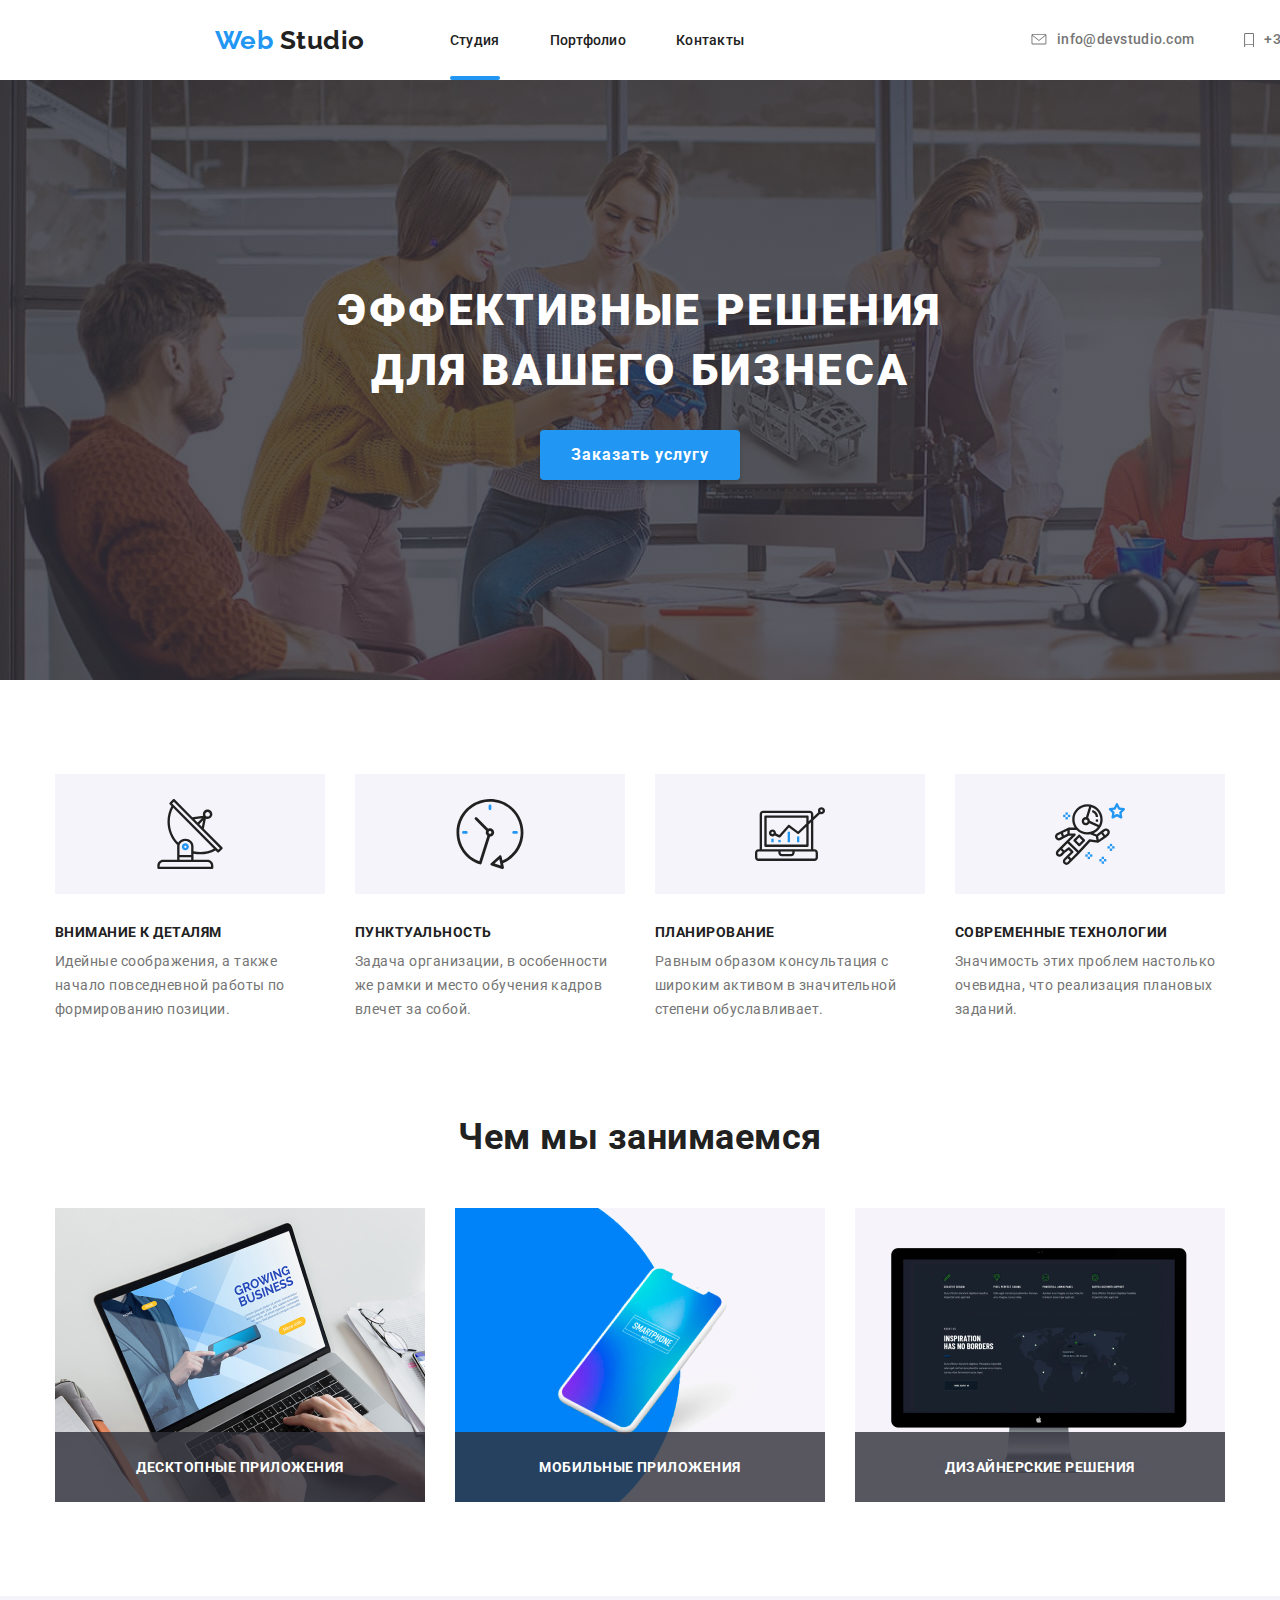
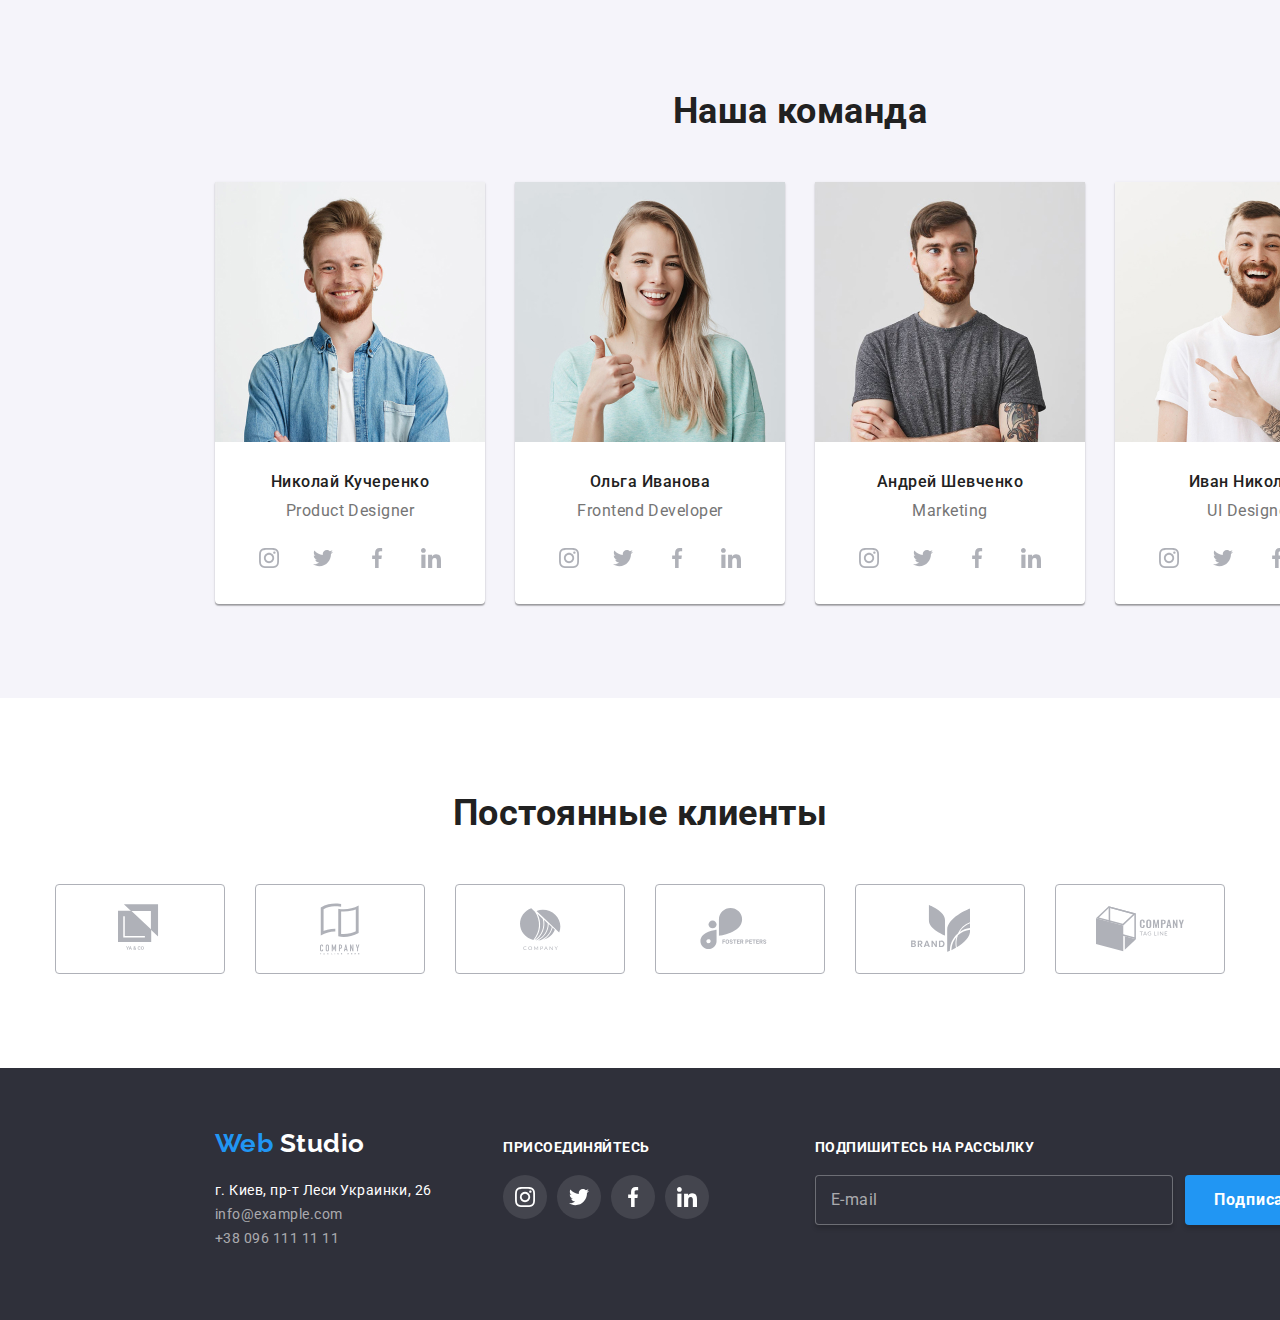
<file: index.html>
<!DOCTYPE html>
<html lang="ru">
<head>
    <meta charset="UTF-8">
    <meta name="viewport" content="width=device-width, initial-scale=1.0">
    <title>Студия</title>
    <link href="https://fonts.googleapis.com/css2?family=Raleway:wght@700&family=Roboto:wght@400;500;700;900&display=swap" rel="stylesheet">
    <link rel="stylesheet" href="./css/normalise.css">
    <link rel="stylesheet" href="./css/style.css"> 
  
</head>
<body>
    <!-- Шапка сайта  -->
    <header class="Header" >  
    <div class="conteiner">
      <nav class="Navigation">
     <a href="./index.html" lang="en" class="Logo-full"><span class="Logo">Web</span> Studio</a>
 
 <Ul class="navigation-list">
   
 <li class="navigation-list-item  ">
     <a href="./index.html" class="navigation-list-item-link link Studio">Студия</a> 
 </li>
 <li class="navigation-list-item  ">
     <a href="./portfolio.html" class="navigation-list-item-link link">Портфолио</a> 
 </li>
 <li class="navigation-list-item">
     <a href="" class="navigation-list-item-link link">Контакты</a> 
 </li>
 </Ul>
 </nav>   
 <!-- адресс -->
   <div class="header-utils" >
     <address class="header-address">
     <a class="header-address-mail link" href="mailto:info@devstudio.com" >
         <svg class="header-icon"  width="16" height="11.2">
             <use href="./images/sprity.svg#mail"  > </use>
         </svg>
        
        info@devstudio.com</a>
     <a class="header-address-tel link" href="tel:+380961111111" >
        <svg class="header-icon"  width="10" height="14.94">
            <use href="./images/sprity.svg#tel"  > </use>
        </svg>
        
        +38 096 111 11 11</a> 
     </address>
 </div>
 
</div>
     
 </header>
<!-- Основная часть -->
<main>
<div class="Main ">
<section class="main-part conteiner">
        <h1 class="main-part-title">Эффективные решения <br> для вашего бизнеса</h1>
        <button data-modal-open type="button" class="main-part-btn">Заказать услугу</button>

</section>
</div>
<section class="advantage ">
   <div class="conteiner">
    <h2 hidden> Наше преимущество</h2>
    <ul class="advantage-list" >
        
        <li class="advantage-list-item " >
            <div class="advantage-list-fon">
                <svg class="advantage-icon">
                    <use href="./images/sprity.svg#antenna" ></use>
                </svg>
            </div>
             <h3 class="advantage-list-item-title" >Внимание к деталям</h3>
            <p class="advantage-list-item-text" >Идейные соображения, а также начало повседневной работы по формированию позиции.</p>
        </li>
        <li class="advantage-list-item " >
            <div class="advantage-list-fon">
                <svg class="advantage-icon">
                    <use href="./images/sprity.svg#clock" ></use>
                </svg>
            </div>
             <h3 class="advantage-list-item-title" >Пунктуальность</h3>
            <p class="advantage-list-item-text" >Задача организации, в особенности же рамки и место обучения кадров влечет за собой.</p>
        </li>
        <li class="advantage-list-item icon-diagram" >
            <div class="advantage-list-fon">
                <svg class="advantage-icon">
                    <use href="./images/sprity.svg#diagram" ></use>
                </svg>
            </div>
             <h3 class="advantage-list-item-title" >Планирование</h3>
            <p class="advantage-list-item-text" >Равным образом консультация с широким активом в значительной степени обуславливает.</p>
        </li>
        <li class="advantage-list-item  icon-feature" >
            <div class="advantage-list-fon">
                <svg class="advantage-icon">
                    <use href="./images/sprity.svg#astronaut" ></use>
                </svg>
            </div>
             <h3 class="advantage-list-item-title" >Современные технологии</h3>
            <p class="advantage-list-item-text" >Значимость этих проблем настолько очевидна, что реализация плановых заданий.</p>
        </li>
    </ul>

   </div> 
</section>
<section class="works ">
    <div class="conteiner">
        <h2 class="second-title" >Чем мы занимаемся</h2>
        <ul class="works-list">
            <li  class="works-list-item" >
                <img src="./images/img.jpg" alt="" width="370" height="294">
                <h3 class="works-list-item-text" > Десктопные приложения</h3>
            </li>
            <li class="works-list-item" >
                <img src="./images/box.jpg" alt="" width="370" height="294" >
                <p class="works-list-item-text" >Мобильные приложения</p>        
            </li>
             <li class="works-list-item" >
                <img src="./images/img-(1).jpg" alt="" width="370" height="294" >
                <p class="works-list-item-text" >Дизайнерские решения</p> 
            </li>
        </ul>
    </div>
    </section>
 
    <section class="team ">
    <div class="conteiner">
    <h2 class="second-title" >Наша команда</h2>
     <ul class="team-list ">
            <li class="team-list-item" >
              <img src="./images/foto1.jpg" alt="Портрет" width="270" height="260">
             <h3 class="team-list-item-name">Николай Кучеренко</h3>
           <p lang="en" class="team-list-item-profession" >Product Designer</p>
       <ul class="social" >
        <li class="social-item" ><a href="" aria-label="Иконка инстаграмма" class="team-list-item-profession-link link" >
            <svg class="team-icon">
                <use href="./images/sprity.svg#instagram"></use>
            </svg>
        </a>
        </li>
        <li class="social-item" ><a href="" aria-label="Иконка Твиттера" class="team-list-item-profession-link link" >
            <svg class="team-icon">
                <use href="./images/sprity.svg#twitter"></use>
            </svg>
        </a>
        </li>
        <li class="social-item" ><a href="" aria-label="Иконка Фейсбука" class="team-list-item-profession-link link" >
            <svg class="team-icon">
                <use href="./images/sprity.svg#facebook"></use>
            </svg>
        </a>
        </li>
        <li class="social-item" ><a href="" aria-label="Иконка Линкиндина" class="team-list-item-profession-link link" >
            <svg class="team-icon">
                <use href="./images/sprity.svg#linkedin"></use>
            </svg>
        </a>
        </li> 
        </ul>
    </li>
    <li class="team-list-item" >
    <img src="./images/foto2.jpg" alt="Портрет" width="270" height="260">
    <h3 class="team-list-item-name" >Ольга Иванова</h3>
    <p lang="en" class="team-list-item-profession" >Frontend Developer</p>
    <ul class="social"  >
        <li class="social-item" ><a href="" aria-label="Иконка инстаграмма" class="team-list-item-profession-link link" >
            <svg class="team-icon">
                <use href="./images/sprity.svg#instagram"></use>
            </svg>
        </a>
        </li>
        <li class="social-item" ><a href="" aria-label="Иконка Твиттера" class="team-list-item-profession-link link" >
            <svg class="team-icon">
                <use href="./images/sprity.svg#twitter"></use>
            </svg>
        </a>
        </li>
        <li class="social-item" ><a href="" aria-label="Иконка Фейсбука" class="team-list-item-profession-link link" >
            <svg class="team-icon">
                <use href="./images/sprity.svg#facebook"></use>
            </svg>
        </a>
        </li>
        <li class="social-item" ><a href="" aria-label="Иконка Линкиндина" class="team-list-item-profession-link link" >
            <svg class="team-icon">
                <use href="./images/sprity.svg#linkedin"></use>
            </svg>
        </a>
        </li> 
    </ul>
    </li>
    <li class="team-list-item">
<img src="./images/foto3.jpg" alt="Портрет" width="270" height="260">
    <h3 class="team-list-item-name" >Андрей Шевченко</h3>
    <p lang="en" class="team-list-item-profession" >Marketing</p>
    <ul class="social"  >
        <li class="social-item" ><a href="" aria-label="Иконка инстаграмма" class="team-list-item-profession-link link" >
            <svg class="team-icon">
                <use href="./images/sprity.svg#instagram"></use>
            </svg>
        </a>
        </li>
        <li class="social-item" ><a href="" aria-label="Иконка Твиттера" class="team-list-item-profession-link link" >
            <svg class="team-icon">
                <use href="./images/sprity.svg#twitter"></use>
            </svg>
        </a>
        </li>
        <li class="social-item" ><a href="" aria-label="Иконка Фейсбука" class="team-list-item-profession-link link" >
            <svg class="team-icon">
                <use href="./images/sprity.svg#facebook"></use>
            </svg>
        </a>
        </li>
        <li class="social-item" ><a href="" aria-label="Иконка Линкиндина" class="team-list-item-profession-link link" >
            <svg class="team-icon">
                <use href="./images/sprity.svg#linkedin"></use>
            </svg>
        </a>
        </li> 
    </ul>
    </li>
<li class="team-list-item" >
    <img src="./images/foto4.jpg" alt="Портрет" width="270" height="260">
    <h3 class="team-list-item-name" >Иван Николаев</h3>
    <p lang="en" class="team-list-item-profession" >UI Designer</p>
    <ul class="social"  >
        <li class="social-item" ><a href="" aria-label="Иконка инстаграмма" class="team-list-item-profession-link link" >
            <svg class="team-icon">
                <use href="./images/sprity.svg#instagram"></use>
            </svg>
        </a>
        </li>
        <li class="social-item" ><a href="" aria-label="Иконка Твиттера" class="team-list-item-profession-link link" >
            <svg class="team-icon">
                <use href="./images/sprity.svg#twitter"></use>
            </svg>
        </a>
        </li>
        <li class="social-item" ><a href="" aria-label="Иконка Фейсбука" class="team-list-item-profession-link link" >
            <svg class="team-icon">
                <use href="./images/sprity.svg#facebook"></use>
            </svg>
        </a>
        </li>
        <li class="social-item" ><a href="" aria-label="Иконка Линкиндина" class="team-list-item-profession-link link" >
            <svg class="team-icon">
                <use href="./images/sprity.svg#linkedin"></use>
            </svg>
        </a>
        </li> 
    </ul>
</li>
</ul>
</div>
</section>

<section class="clients conteiner">
    <h2 class="second-title">Постоянные клиенты</h2>
    <ul class="clients-list" >
   
    <li class="clients-list-item" >
        <a href="" aria-label="Логотип клиента" class="clients-list-item-logo link" >
            <svg class="clients-icon" width="44.27" height="49.23">
                <use href="./images/sprity.svg#logo1"></use>
            </svg></a>
    </li>
    <li class="clients-list-item" >
        <a href="" aria-label="Логотип клиента" class="clients-list-item-logo link" >
            <svg class="clients-icon" width="40" height="52">
                <use href="./images/sprity.svg#logo2"></use>
            </svg></a>
    </li>
    <li class="clients-list-item" >
        <a href="" aria-label="Логотип клиента" class="clients-list-item-logo link" >
            <svg class="clients-icon" width="41" height="42.6">
                <use href="./images/sprity.svg#logo3"></use>
            </svg></a>
    </li>
    <li class="clients-list-item">  
        <a href="" aria-label="Логотип клиента" class="clients-list-item-logo link" >
            <svg class="clients-icon" width="79.66" height="42.02">
                <use href="./images/sprity.svg#logo4"></use>
            </svg></a>
    </li>
    <li class="clients-list-item" >
        <a href="" aria-label="Логотип клиента" class="clients-list-item-logo link" >
            <svg class="clients-icon" width="59" height="47">
                <use href="./images/sprity.svg#logo5"></use>
            </svg></a>
    </li>
    <li class="clients-list-item"  >
        <a href="" aria-label="Логотип клиента" class="clients-list-item-logo link" >
            <svg class="clients-icon" width="88.48" height="45/44">
                <use href="./images/sprity.svg#logo6"></use>
            </svg></a>
    </li>
    </ul>
</section>
</main>
<!-- нижний колонтитул -->
<footer class="footer " >
    <div class="conteiner">
        <div class="address-conteiner">
            <a href="./index.html" lang="en" class="footer-logo link"> <span class="Logo">Web</span>  Studio</a>
            <address class="footer-address">
                <p class="footer-address-text">
                <a href="https://goo.gl/maps/vrVEEUY3mswcLjKn8" target="-blank" class="footer-address-text link">г. Киев, пр-т Леси Украинки, 26</a>  <br/>
                <a href="mailto:info@example.com" class="footer-address-text-link link" >info@example.com</a><br/>
                <a href="tel:+380961111111" class="footer-address-text-link link" >+38 096 111 11 11</a>
               </p>         
            </address>
        </div> 
<div class="social-icons">
    <b class="social-icons-title" >присоединяйтесь</b>
    <ul class="social-icons-list">
        <li class="social-icons-list-item"><a href="" aria-label="Иконка инстаграмма" class="social-icons-list-link link">
            <svg class="footer-icon">
                <use href="./images/sprity.svg#instagram"></use>
            </svg>
        </a>
        </li>
        <li class="social-icons-list-item" ><a href="" aria-label="Иконка Твиттера" class="social-icons-list-link link" >
            <svg class="footer-icon">
                <use href="./images/sprity.svg#twitter"></use>
            </svg>
        </a>
        </li>
        <li class="social-icons-list-item" ><a href="" aria-label="Иконка Фейсбука" class="social-icons-list-link link" >
            <svg class="footer-icon">
                <use href="./images/sprity.svg#facebook"></use>
            </svg>
        </a>
        </li>
        <li class="social-icons-list-item" ><a href="" aria-label="Иконка Линкиндина" class="social-icons-list-link link" >
            <svg class="footer-icon">
                <use href="./images/sprity.svg#linkedin"></use>
            </svg>
        </a>
        </li> 
    </ul>
</div>
    <div class="mailing-list">
    <b class="social-icons-title" >  Подпишитесь на рассылку    </b>
            <div class="mailing-btn">
    <input  id="footeremail" type="email" name="email" required="" placeholder=" " class="mailing-list-input">
    <label for="footeremail" class="footer-label">E-mail</label>
    <button  type="submit" class="mailing-list-btn">Подписаться

        <svg class="mail-icon">
            <use href="./images/sprity.svg#telegram"></use>
        </svg>
    </button>
                </div>
    </div>
</div> 
</footer>

<div  data-modal class="backdrop is-hidden">
    <form class="form">
        <button data-modal-close type="submit" class="icon-btn">
          <svg class="icon"  width="11" height="11" >
            <use href="./images/sprity.svg#Vector" >
            </use>
          </svg>
        </button>
          <h3  class="form-title">   Оставьте свои данные, мы вам перезвоним  </h3>
          <div class="form-field">
          <input id="name" name="name"  class="form-input" type="text" placeholder=" " />
          <label for="name" class="form-label">Имя</label>
          <svg class="form-icon"  width="12" height="12" >
            <use href="./images/sprity.svg#Name" >
            </use>
          </svg>
        </div>
        <div class="form-field">
          <input id="tel" name="tel" class="form-input" type="tel" placeholder=" " />
          <label for="tel" class="form-label">Телефон</label>
          <svg class="form-icon"  width="12" height="12" >
            <use href="./images/sprity.svg#mtel" >
            </use>
          </svg>
        </div>
        <div class="form-field">
          <input id="email" name="email" class="form-input" type="email" placeholder=" "/>
          <label for="email" class="form-label" >Почта</label>
          <svg class="form-icon"  width="12" height="12" >
            <use href="./images/sprity.svg#mmail" >
            </use>
          </svg>
        </div>
      <div class="form-textarea">
          <textarea class="commint" name="textarea" id="textarea" cols="30" rows="10" placeholder=" "></textarea>
        <label for="textarea" class="label-textarea">Комментарий</label>
    </div>
             
        <label class="label">
          <input type="checkbox" class="checkbox" name="text" value="policity">
         <span class="modal-checkbox"></span>
          <span class="modal-text"> Соглашаюсь с рассылкой и принимаю <a href="">Условия договора</a></span>
         
        </label>
          
          
          
          
      
        <button type="submit" class="button"> Отправить </button>
      
        </form>
      

</div>
<script src="./js/modal.js"></script>
</body>
</html>
</file>
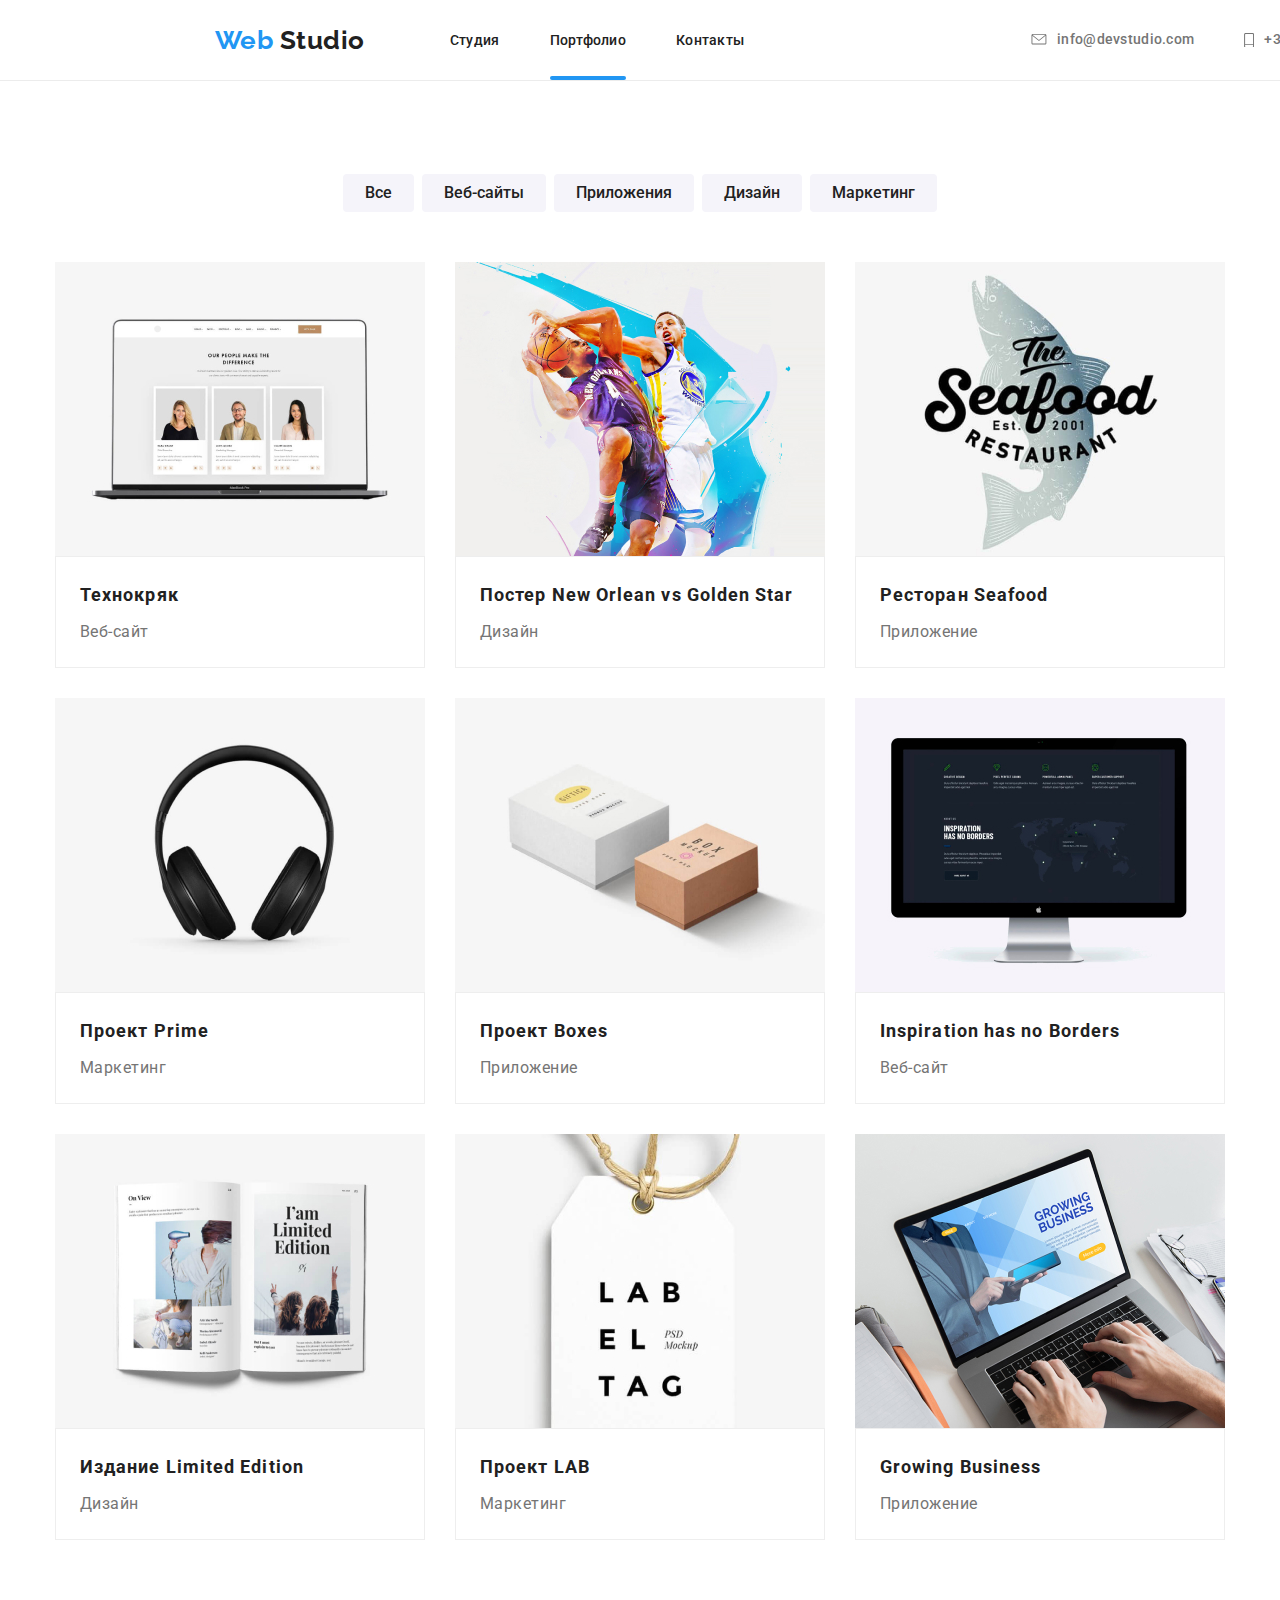
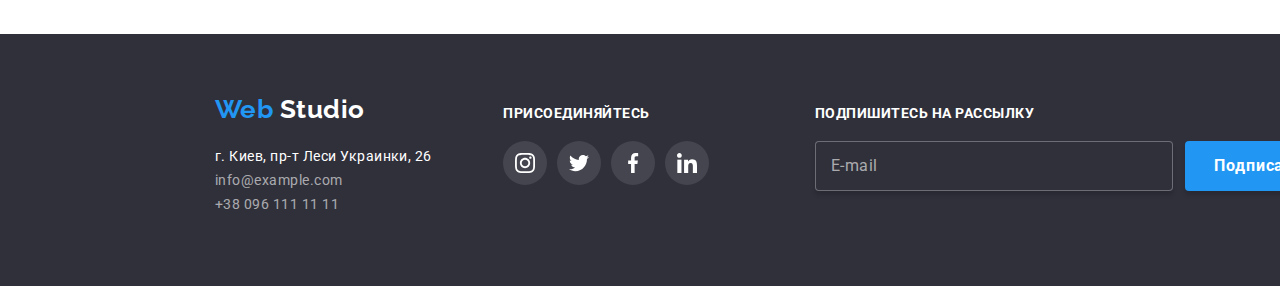
<file: portfolio.html>
<!DOCTYPE html>
<html lang="en">
<head>
    <meta charset="UTF-8">
    <meta name="viewport" content="width=device-width, initial-scale=1.0">
    <title>Portfolio</title>
    <link href="https://fonts.googleapis.com/css2?family=Raleway:wght@700&family=Roboto:wght@400;500;700;900&display=swap" rel="stylesheet">
    <link rel="stylesheet" href="./css/normalise.css">
    <link rel="stylesheet" href="./css/style.css"> 
    
</head>
<body>
<!-- Шапка сайта  -->
<header class="Header Header-Portfolio" >  
    <div class="conteiner">
      <nav class="Navigation">
     <a href="./index.html" lang="en" class="Logo-full"><span class="Logo">Web</span> Studio</a>
 
 <Ul class="navigation-list">
   
 <li class="navigation-list-item">
     <a href="./index.html" class="navigation-list-item-link link">Студия</a> 
 </li>
 <li class="navigation-list-item ">
     <a href="./portfolio.html" class="navigation-list-item-link link Portfolio">Портфолио</a> 
 </li>
 <li class="navigation-list-item">
     <a href="" class="navigation-list-item-link link">Контакты</a> 
 </li>
 </Ul>
 </nav>   
 <!-- адресс -->
 <div class="header-utils" >
  <address class="header-address">
  <a class="header-address-mail link" href="mailto:info@devstudio.com" >
      <svg class="header-icon"  width="16" height="11.2">
          <use href="./images/sprity.svg#mail"  > </use>
      </svg>
     
     info@devstudio.com</a>
  <a class="header-address-tel link" href="tel:+380961111111" >
     <svg class="header-icon"  width="10" height="14.94">
         <use href="./images/sprity.svg#tel"  > </use>
     </svg>
     
     +38 096 111 11 11</a> 
  </address>
</div>
 </div>
     
 </header>
<!-- Основная часть -->
<main>
    <section class="projects-types conteiner">
        <h1 hidden > Проекты</h1>
      <ul  class="projects-types-list">
        
          <li class="projects-types-list-item">
              <button type="button" class="projects-list-btn">Все</button>
            </li>
          <li class="projects-types-list-item" >
              <button  type="button" class="projects-list-btn" >Веб-сайты</button>
            </li>
          <li class="projects-types-list-item" >
              <button  type="button" class="projects-list-btn" >Приложения</button>
            </li>
          <li class="projects-types-list-item" >
              <button  type="button" class="projects-list-btn" >Дизайн</button>
            </li>
          <li class="projects-types-list-item" >
              <button  type="button" class="projects-list-btn" >Маркетинг</button>
            </li>
      </ul>
    </section>
    <section class="projects-works ">
    <ul class="projects-works-team conteiner">
        <li class="projects-works-list"> 
            <a href="" class="projects-works-list-link link">
               <div class="overlay">
                <img src="./images-portfolio/img-1.jpg" alt="Проект-1" width="370" height="294"> 
                <div class="projects-text">
                    
            <p class="projects-works-text">Технокряк это современная площадка распространения коронавируса. Компании используют эту платформу для цифрового шпионажа и атак на защищённые сервера конкурентов.</p>
             
            </div>

               </div>
                
              <div class="projects-works-list-name" >
                <h3 class="projects-works-title">Технокряк</h3>
               <p class="projects-works-name">Веб-сайт</p>

              </div> 
            
            </a>
           </li>
           <li class="projects-works-list"> 
               <a href="" class="projects-works-list-link link" >

                <div class="overlay">
                    <img src="./images-portfolio/img-2.jpg" alt="Проект-1" width="370" height="294"> 
                    <div class="projects-text">
                        
                <p class="projects-works-text">Технокряк это современная площадка распространения коронавируса. Компании используют эту платформу для цифрового шпионажа и атак на защищённые сервера конкурентов.</p>
                 
                </div>
    
             </div>
              <div class="projects-works-list-name" >
                <h3 class="projects-works-title" >Постер New Orlean vs Golden Star</h3>
               <p class="projects-works-name" >Дизайн</p>

              </div> 
            
            </a>
        </li>
        <li class="projects-works-list" > 
            <a href="" class="projects-works-list-link link" >
                <div class="overlay">
                    <img src="./images-portfolio/img-3.jpg" alt="Проект-1" width="370" height="294"> 
                    <div class="projects-text">
                        
                <p class="projects-works-text">Технокряк это современная площадка распространения коронавируса. Компании используют эту платформу для цифрового шпионажа и атак на защищённые сервера конкурентов.</p>
                 
                </div>
    
                   </div>
              <div class="projects-works-list-name" >
                <h3 class="projects-works-title" >Ресторан Seafood</h3>
              <p class="projects-works-name" >Приложение</p>
              </div> 
            
            </a>
        </li>
           <li class="projects-works-list" > 
            <a href="" class="projects-works-list-link link" >
                <div class="overlay">
                    <img src="./images-portfolio/img-4.jpg" alt="Проект-1" width="370" height="294"> 
                    <div class="projects-text">
                        
                <p class="projects-works-text">Технокряк это современная площадка распространения коронавируса. Компании используют эту платформу для цифрового шпионажа и атак на защищённые сервера конкурентов.</p>
                 
                </div>
    
                   </div>
               <div class="projects-works-list-name" >
                <h3 class="projects-works-title" >Проект Prime</h3>
                <p class="projects-works-name" >Маркетинг</p>
               </div> 
           
            </a>
        </li>
        <li class="projects-works-list">
             <a href="" class="projects-works-list-link link" >
                <div class="overlay">
                    <img src="./images-portfolio/img-5.jpg" alt="Проект-1" width="370" height="294"> 
                    <div class="projects-text">
                        
                <p class="projects-works-text">Технокряк это современная площадка распространения коронавируса. Компании используют эту платформу для цифрового шпионажа и атак на защищённые сервера конкурентов.</p>
                 
                </div>
    
                   </div>
               <div class="projects-works-list-name" >
                <h3 class="projects-works-title" >Проект Boxes</h3>
                <p class="projects-works-name" >Приложение</p>
  
               </div> 
            </a>
        </li>
        <li class="projects-works-list" > 
            <a href="" class="projects-works-list-link link" >
                <div class="overlay">
                    <img src="./images-portfolio/img-6.jpg" alt="Проект-1" width="370" height="294"> 
                    <div class="projects-text">
                        
                <p class="projects-works-text">Технокряк это современная площадка распространения коронавируса. Компании используют эту платформу для цифрового шпионажа и атак на защищённые сервера конкурентов.</p>
                 
                </div>
    
                   </div>
               <div class="projects-works-list-name" >
                <h3 class="projects-works-title" >Inspiration has no Borders</h3>
                <p class="projects-works-name" >Веб-сайт</p>
               </div> 

            </a>
        </li>
        <li class="projects-works-list" > 
            <a href="" class="projects-works-list-link link" >
                <div class="overlay">
                    <img src="./images-portfolio/img-7.jpg" alt="Проект-1" width="370" height="294"> 
                    <div class="projects-text">
                        
                <p class="projects-works-text">Технокряк это современная площадка распространения коронавируса. Компании используют эту платформу для цифрового шпионажа и атак на защищённые сервера конкурентов.</p>
                 
                </div>
    
                   </div>
               <div class="projects-works-list-name" >
                <h3 class="projects-works-title" >Издание Limited Edition</h3>
                <p class="projects-works-name" >Дизайн</p>
               </div> 

            </a>
        </li>
        <li class="projects-works-list" > 
            <a href="" class="projects-works-list-link link" >
                <div class="overlay">
                    <img src="./images-portfolio/img-8.jpg" alt="Проект-1" width="370" height="294"> 
                    <div class="projects-text">
                        
                <p class="projects-works-text">Технокряк это современная площадка распространения коронавируса. Компании используют эту платформу для цифрового шпионажа и атак на защищённые сервера конкурентов.</p>
                 
                </div>
    
                   </div>
               <div class="projects-works-list-name" >
                <h3 class="projects-works-title" >Проект LAB</h3>
                <p class="projects-works-name" >Маркетинг</p>
               </div> 
            </a>
        </li>
        <li class="projects-works-list" > 
            <a href="" class="projects-works-list-link link" >
                <div class="overlay">
                    <img src="./images-portfolio/img-9.jpg" alt="Проект-1" width="370" height="294"> 
                    <div class="projects-text">
                        
                <p class="projects-works-text">Технокряк это современная площадка распространения коронавируса. Компании используют эту платформу для цифрового шпионажа и атак на защищённые сервера конкурентов.</p>
                 
                </div>
    
                   </div>
               <div class="projects-works-list-name" >
                <h3 class="projects-works-title" >Growing Business</h3>
                <p class="projects-works-name" >Приложение</p>
               </div> 
            </a>
          </li>
</ul>
     </section>
</main>
    <!-- нижний колонтитул -->
    <footer class="footer " >
      <div class="conteiner">
          <div class="address-conteiner">
              <a href="./index.html" lang="en" class="footer-logo link"> <span class="Logo">Web</span>  Studio</a>
              <address class="footer-address">
                  <p class="footer-address-text">
                  <a href="https://goo.gl/maps/vrVEEUY3mswcLjKn8" target="-blank" class="footer-address-text link">г. Киев, пр-т Леси Украинки, 26</a>  <br/>
                  <a href="mailto:info@example.com" class="footer-address-text-link link" >info@example.com</a><br/>
                  <a href="tel:+380961111111" class="footer-address-text-link link" >+38 096 111 11 11</a>
                 </p>         
              </address>
          </div> 
  <div class="social-icons">
      <b class="social-icons-title" >присоединяйтесь</b>
      <ul class="social-icons-list">
          <li class="social-icons-list-item"><a href="" aria-label="Иконка инстаграмма" class="social-icons-list-link link">
              <svg class="footer-icon">
                  <use href="./images/sprity.svg#instagram"></use>
              </svg>
          </a>
          </li>
          <li class="social-icons-list-item" ><a href="" aria-label="Иконка Твиттера" class="social-icons-list-link link" >
              <svg class="footer-icon">
                  <use href="./images/sprity.svg#twitter"></use>
              </svg>
          </a>
          </li>
          <li class="social-icons-list-item" ><a href="" aria-label="Иконка Фейсбука" class="social-icons-list-link link" >
              <svg class="footer-icon">
                  <use href="./images/sprity.svg#facebook"></use>
              </svg>
          </a>
          </li>
          <li class="social-icons-list-item" ><a href="" aria-label="Иконка Линкиндина" class="social-icons-list-link link" >
              <svg class="footer-icon">
                  <use href="./images/sprity.svg#linkedin"></use>
              </svg>
          </a>
          </li> 
      </ul>
  </div>
  <div class="mailing-list">
    <b class="social-icons-title" >  Подпишитесь на рассылку    </b>
            <div class="mailing-btn">
    <input  id="footeremail" type="email" name="email" required="" placeholder=" " class="mailing-list-input">
    <label for="footeremail" class="footer-label">E-mail</label>
    <button  type="submit" class="mailing-list-btn">Подписаться
  
          <svg class="mail-icon">
              <use href="./images/sprity.svg#telegram"></use>
          </svg>
      </button>
                  </div>
      </div>
  </div> 
  </footer>
    
</body>
</html>
</file>
<file: css/style.css>
html{
    box-sizing: border-box;
}
*,
*::before,
*::after{

    box-sizing: inherit;
    margin: 0;
    padding: 0; 
}
:root{

    --primary-title-color: #212121;
    --primary-text-color: #757575;
    --accent-color: #2196F3;
    --primary-white-color: #FFFFFF;
    --secondary-white-color:#F5F4FA;
    --primary-background-colorrgba: rgba(47, 48, 58, 0.8);
}

h1 {
    margin: 0;
}

ul{

    list-style-type: none;
  
}
img{

    display: block;
}

body{
    font-family: 'Roboto', sans-serif;
    font-style: normal;
    letter-spacing: 0.03em;
    
    background: var(--primary-white-color);
        
}
.link{

    text-decoration: none;
     
}

.conteiner{
    width: 1200px;
    padding-left: 15px;
    padding-right: 15px;
    margin-left: auto;
    margin-right: auto;

}
.Header{

    width: 1600px;
    margin-left: auto;
    margin-right: auto;
}

.Header-Portfolio{
    border-bottom: 1px solid #ECECEC;

}


.Header .conteiner{

    display: flex;
    align-items: center;
    justify-content: space-between;
    
}

  /* Header navigation */

.Navigation{

    display: flex;
    align-items: center;
    
}

.navigation-list{

   display: flex;
  
    

}

.navigation-list-item:not(:last-child) {

    margin-right: 50px;
}


/* Второй вариант */
/* .navigation-list-item + .navigation-list-item{

    margin-left: 50px;
} */


.navigation-list-item-link{
    display: block;
    padding-top: 32px;
    padding-bottom: 32px;

    color: var(--primary-title-color);
    
    font-weight: 500;
    font-size: 14px;
    line-height: 1.143;
    letter-spacing: 0.02em;
    list-style-type: none;  
    
}

.navigation-list-item{

    position: relative;
}
.Studio::after,
.Portfolio::after{
    position: absolute;
    content: '';
    display: block;
    width: 100%;
    height: 4px;
    background: var(--accent-color);
    border-radius: 2px;
    bottom: 0;
}



.navigation-list a:hover,
.navigation-list a:focus{

    color: var(--accent-color);
    transition: color 250ms cubic-bezier(0.4, 0, 0.2, 1);
}

/* Header Adress */

 
/* .header-utils{
    display: flex;
    

}  */

/* .header-address .link{
    display: block;
    padding-top: 32px;
    padding-bottom: 32px;
    

} */
 


.header-address .link:not(:last-child){

    margin-right: 50px;

}

.header-address-mail{
    display: flex;
    align-items: center;

    font-style: normal;
    font-weight: 500;
    font-size: 14px;
    line-height: 1.42;
    letter-spacing: 0.02em;
    
    color:  var(--primary-text-color);
}
.header-address-tel{
    display: flex;
    align-items: center;

    font-style: normal;
    font-weight: 500;
    font-size: 14px;
    line-height: 1.42;
    letter-spacing: 0.02em;
    
    color: var(--primary-text-color);

    

}
.header-address a:hover,
.header-address a:focus{

    color: var(--accent-color);
    transition: color 250ms cubic-bezier(0.4, 0, 0.2, 1);

    
}
.header-address{
    display:flex;
    height: 16px;
}

.header-icon{
margin-right: 10px;
fill: currentColor;

    
}
/* Logotip */

.Logo-full{
    margin-right: 85px;

    font-family: 'Raleway', sans-serif;
    text-decoration: none;
    font-weight: 700;
    font-size: 26px;
    line-height: 1.19;
    
    color: var(--primary-title-color);

}
.Logo {
    
    color: var(--accent-color);
}

/* Главная  часть */

.Main{
 
   max-width:1600px;
    height: 600px;
    margin-left: auto;
    margin-right: auto;
  background-image: linear-gradient(
      to right,
      rgba(47, 48, 58, 0.8),
      rgba(47, 48, 58, 0.8)
  ),
     url(../images/Hero.jpg);

}

.main-part{

    text-align: center;
   
}

.main-part-title {

    font-weight: 900;
    font-size: 44px;
    line-height: 1.364;
    /* text-align: center; */
    letter-spacing: 0.06em;
    text-transform: uppercase;
    margin-bottom: 30px;
    padding-top: 200px;
    
   
    color: var(--primary-white-color);
   
}
.main-part-btn {
    /* display: block;
    margin-left: auto;
    margin-right: auto; */

    width: 200px;
    height: 50px; 

    border: none;
    font-family: 'Roboto';
    font-weight: 700;
    font-size: 16px;
    line-height: 1.87;
    letter-spacing: 0.06em;
    

    background: var(--accent-color);
    box-shadow: 0px 4px 4px rgba(0, 0, 0, 0.15);
    border-radius: 4px;
    color:var(--primary-white-color);

}

 /* Наши преимущества */

 .advantage-list{

    display: flex;
    padding-top: 94px;
    padding-bottom: 94px;
   
 }

 .advantage-list-fon{
   display: flex;
    width: 270px;
    height: 120px;
    background: #F5F4FA;
    align-items: center;
    justify-content: center;

 }

.advantage-icon{
    display: inline-block;
    width: 70px;
    height: 70px;
    
    
}

.advantage-list-item:not(:last-child){

   margin-right: 30px;
}

/* .advantage-list-item::before{
    display: inline-block;
    width: 270px;
    height: 120px;
    background: #F5F4FA;
    content: "";
    background-repeat: no-repeat;
    background-position: center; */
        

/* .icon-antenna::before{

    background-image: url(../images/Vector1.png);
    
}

.icon-clock::before{

    background-image: url(../images/Vector2.png);
    
}

.icon-diagram::before{

    background-image: url(../images/Vector3.png);
}
.icon-feature::before{

    :not(:last-child)

    background-image: url(../images/Vector4.png);
} */


.advantage-list-item-title{
    padding-top: 30px; 
    padding-bottom: 10px;
    

    font-weight: 700;
    font-size: 14px;
    line-height: 1.143;
    text-transform: uppercase;
    
    color: var(--primary-title-color);
}


.advantage-list-item-text{
    font-size: 14px;
    line-height: 1.714;
    
    color: var(--primary-text-color);
}
.second-title{
   margin-bottom: 50px;

    font-weight: 700;
    font-size: 36px;
    line-height: 1.167;
    text-align: center;
    
    color: var(--primary-title-color);

    /* Чем мы занимаемся */
}
.works{
    padding-bottom: 94px;

}
.works-list{
    display: flex;
   
}

.works-list-item:not(:last-child){

    margin-right: 30px;
}

.works-list-item{

    position: relative;
}

.works-list-item-text{
    position: absolute;
    bottom: 0;
    right: 0;

    width: 370px;
    height: 70px;
    padding-top: 27px;
    padding-bottom: 27px;
    
    
   
    font-weight: 700;
    font-size: 14px;
    line-height: 1.143;
    text-align: center;
    text-transform: uppercase;
    
    color: var(--primary-white-color);
    background: var(--primary-background-colorrgba);
}


/* Сотрудники */

.team{
    width: 1600px;
    height: 702px;
    padding-top: 94px;
    padding-bottom: 94px;
    background: var(--secondary-white-color);
     margin-left: auto;
    margin-right: auto;
        
}

.team-list-item:not(:last-child){

    margin-right: 30px;
}

.team-list{
    display: flex;
    justify-content: space-between;
    
 
}

.team-list-item{

    background: var(--primary-white-color);
    box-shadow: 0px 2px 1px rgba(0, 0, 0, 0.2), 0px 1px 1px rgba(0, 0, 0, 0.14), 0px 1px 3px rgba(0, 0, 0, 0.12);
    border-radius: 0px 0px 4px 4px;
}
.team-list-item-name{
   margin-top: 30px;
  
    font-weight: 500;
    font-size: 16px;
    line-height: 1.188;
    text-align: center;
    
    color: var(--primary-title-color);
    
}

.team-list-item-profession{
    margin-top: 10px;
    
    font-size: 16px;
    line-height: 1.188;
    text-align: center;
    
    color: var(--primary-text-color);
    
}

.social{

    display: flex;
    margin-top: 16px;
    margin-bottom: 24px;
    margin-right: 32px;
    margin-left: 32px;
    justify-content:space-around;
}

.social-item:not(:last-child){

    margin-right: 10px;
}


.team-list-item-profession-link{
    display: flex;
    border-radius: 50%;
    width: 44px;
    height: 44px;
    
    justify-content: center;
    align-items: center;
    

}
.team-icon{

    fill: #AFB1B8;
    width: 20px;
    height: 20px;
}

.team-list-item-profession-link:hover .team-icon,
.team-list-item-profession-link:focus .team-icon{
    
    fill: #FFFFFF;
    transition: fill 250ms cubic-bezier(0.4, 0, 0.2, 1);
    
}

.team-list-item-profession-link:hover,
.team-list-item-profession-link:focus{
   
    background-color: var(--accent-color);
    transition: all 250ms cubic-bezier(0.4, 0, 0.2, 1);
   
}




/* Клиенты */

.clients-list a:hover,
.clients-list a:focus{

    color: var(--accent-color);
    transition: all 250ms cubic-bezier(0.4, 0, 0.2, 1);
}

.clients-list{
    display: flex;
}
.clients-list li{
    display: flex;
    width: 170px;
    height: 90px;
    border: 1px solid #AFB1B8;
    box-sizing: border-box;
    border-radius: 4px;
    
}

.clients-list-item{
    display: block;
    align-items: center;
    justify-content: center;
}

.clients-list-item:not(:last-child){

    margin-right: 30px;
}

.clients-icon{

    fill: #AFB1B8;

}

.clients-list-item:hover{

    border-color: var(--accent-color);
    transition: all 250ms cubic-bezier(0.4, 0, 0.2, 1);
}

.clients-list-item:hover .clients-icon{

     fill: var(--accent-color);
     transition: all 250ms cubic-bezier(0.4, 0, 0.2, 1);
     
}

.clients{

    padding-top: 94px;
    padding-bottom: 94px;

}

.clients-list a {

    display: flex;
    margin-left: auto;
    margin-right: auto;
}



/* Footer */

.footer {
  
   background: #2F303A;
   height: 252px;
   width: 1600px;
   margin-left: auto;
   margin-right: auto;
   
}


/* Footer Logo */

.footer-logo{

    font-family: Raleway;
    font-weight: 700;
    font-size: 26px;
    line-height: 1.192;
    font-style: normal;
    
    color: var(--primary-white-color);

}
.footer-address-text{
    
    margin-top: 20px;
    font-style: normal;
    font-size: 14px;
    line-height: 1.714;
    
    color: var(--primary-white-color);
}





.footer-address-text-link{

    font-size: 14px;
    line-height: 1.714px;
       
    color: rgba(255, 255, 255, 0.6);

}

.footer-address a:not(:first-child){

    margin-top: 9px;
}

.footer-address a:hover,
.footer-address a:focus{

   color: var(--accent-color);
   transition: all 250ms cubic-bezier(0.4, 0, 0.2, 1);
}

.footer .conteiner{
        display: flex;
        padding-top: 60px;
        padding-bottom: 60px;
        align-items: baseline;
        justify-content: space-between;
    }
 
.social-icons{

    margin-left: 60px;


    }
.social-icons-list{

    display: flex;
    margin-top: 20px;
    justify-content: space-between;
}

.social-icons-list-item:not(:last-child){

    margin-right: 10px;
}

.social-icons-list-link{
   
    display: flex;
    width: 44px;
    height: 44px;
    justify-content: center;
    align-items: center;
    border-radius: 50%;
    background-color: rgba(255, 255, 255, 0.1);
    

}
    /* 
    background-color: rgba(255, 255, 255, 0.1);
    background-size: 20px;
    }  */

.footer-icon{

    width: 20px;
    height: 20px;
    fill: #FFFFFF;
}
.social-icons-list-link:hover{
 
   background-color: var(--accent-color);
   transition: all 250ms cubic-bezier(0.4, 0, 0.2, 1);

}

.social-icons-title{
    display: flex;
    font-weight: 700;
    font-size: 14px;
    line-height: 1.143;
    text-transform: uppercase;
    margin-bottom: 20px;

    color: var(--primary-white-color);

}

/* Footer кнопки */

.mailing-list{
    margin-left: 94px;
}

.mailing-btn{
    position: relative;
display: flex;
align-items: baseline;

}
.mail-icon{
    width: 24px;
    height: 24px;
    margin-left: 10px;

}
.mailing-list-btn{
   display: flex;
   align-items: center;
   justify-content: center;

    width: 200px;
    height: 50px;
   margin-left: 12px; 
        
    border: 0px;

    font-weight: 700;
    font-size: 16px;
    line-height: 1.87;
    font-family: inherit; 
    letter-spacing: 0.06em;

    box-shadow: 0px 4px 4px rgba(0, 0, 0, 0.15);
    border-radius: 4px;

    color:var(--primary-white-color);
    background: var(--accent-color);
}
.mailing-list-input{
    width: 358px;
    height: 50px; 

    border: none;
    font-weight: normal;
    font-size: 16px;
    line-height: 1.25px;
    
         
    border: 1px solid rgba(255, 255, 255, 0.3);
    box-sizing: border-box;
    box-shadow: 0px 4px 4px rgba(0, 0, 0, 0.15);
    border-radius: 4px;
    background: #2F303A;
    color:var(--primary-white-color);
    padding-left: 16px;
}

.footer-label{

    position: absolute;
    top: 50%;
    left: 16px;
    transform: translateY(-50%);

    font-size: 16px;
    line-height: 1.25;
    color: rgba(255, 255, 255, 0.6);
    ;
}

.mailing-list-input:focus + .footer-label,
.mailing-list-input:not(:placeholder-shown) + .footer-label{
   color: white;
   opacity: 0;


}
    /* Страница портфолио */

.projects-types-list{

    display: flex;
    padding-top: 93px;
    justify-content:center;
    padding-bottom: 50px;

}
.projects-types-list-item:not(:last-child){

    margin-right: 8px;
}

.projects-list-btn{
   
    font-weight: 500;
    font-size: 16px;
    line-height: 1.62;
    font-family: inherit;

    text-align: center;

    color: var(--primary-title-color);
    background: var(--secondary-white-color);
    border: 0px;
    border-radius: 4px;
    padding-top: 6px;
    padding-right: 22px;
    padding-bottom: 6px;
    padding-left: 22px;
}
.projects-list-btn:hover,
.projects-list-btn:focus{

    color: var(--primary-white-color);
    background: var(--accent-color);
    transition: all 250ms cubic-bezier(0.4, 0, 0.2, 1);
}

.projects-works-team{

    display: flex;
    flex-wrap:wrap;
    padding-bottom: 94px;
}

.projects-works-list-name{
 

    border: 1px solid #EEEEEE;
    padding-top: 20px;
    padding-right: 24px;
    padding-bottom: 20px;
    padding-left: 24px;
    
}

.projects-works-list:not(:nth-child(3n)){

    margin-right: 30px;
}
.projects-works-list:not(:nth-last-child(-n + 3)){

    margin-bottom: 30px;
}

.projects-works-list:hover{
    box-shadow: 1px 4px 6px rgba(0, 0, 0, 0.16), 0px 4px 4px rgba(0, 0, 0, 0.06), 0px 1px 1px rgba(0, 0, 0, 0.12);
    transition: all 250ms cubic-bezier(0.4, 0, 0.2, 1);
}

.projects-works-title{

    font-weight: 700;
    font-size: 18px;
    line-height: 2.0;
    letter-spacing: 0.06em;

    color: var(--primary-title-color);
}
.projects-works-name{
    margin-top: 4px;

    font-size: 16px;
    line-height: 1.87;
    
    color: var(--primary-text-color);
}

/* .projects-text{
    position: relative;
    overflow: hidden;
    
    
} */


/* .projects-text::before{
display: inline-block;
content: "";
position: absolute;
opacity: 0;
width: 100%;
height: 100%;
top: 100%;
background-color:rgba(33, 150, 243, 0.9);
    transition: transform 250ms cubic-bezier(0.4, 0, 0.2, 1);
    
 
} */

/* .projects-works-list-link:hover .projects-text::before,
.projects-works-list-link:focus .projects-text::before,
.projects-works-list-link:hover .projects-works-text,
.projects-works-list-link:focus .projects-works-text{

    opacity: 1;
    transform: translateY(-100%);
   
} */

.projects-text{
    position: absolute;
    width: 100%;
    height: 100%;
    left: 0;
    background-color:rgba(33, 150, 243, 0.9);
    transition: transform 250ms cubic-bezier(0.4, 0, 0.2, 1);

}
.projects-works-list-link:hover .projects-text,
.projects-works-list-link:focus .projects-text{
    opacity: 1;
    transform: translateY(-100%);
}
.projects-works-text{
    
    padding:63px 24px;
    font-weight: normal;
    font-size: 18px;
    line-height: 1.56;
        

    color: var(--primary-white-color);
} 
    .overlay{
        position: relative;
        overflow: hidden;
        
    }

    /*Modal  */

    .backdrop{
  position: fixed;
  
  width: 100%;
  height: 100%;
  left: 0;
  top: 0;
  background: rgba(0, 0, 0, 0.2)

}

.form{

   position: absolute;
   top: 50%;
   left: 50%;
   transform: translate(-50%,-50%);
   padding-left: 40px;
   padding-right: 40px;

   display: flex;
    flex-direction: column; 

    width: 528px;
    height: 581px;
    background:var(--primary-white-color);
  box-shadow: 0px 1px 3px rgba(0, 0, 0, 0.12), 0px 1px 1px rgba(0, 0, 0, 0.14), 0px 2px 1px rgba(0, 0, 0, 0.2);
  border-radius: 4px; 
  
  }
  
  .form-field{
    position: relative;
    margin-bottom: 28px;
    
  }
  
  .form-label{
   
    font-size: 14px;
    line-height: 1.143;
    letter-spacing: 0.01em;
    
    color: #757575;

    position: absolute;
    top: 50%;
    left: 42px;
    transform: translateY(-50%);
    transition: transform 250ms cubic-bezier(0.4, 0, 0.2, 1);

  
  }
  
  .form-input{
  width: 448px;
  height: 40px;
  border: 1px solid rgba(33, 33, 33, 0.2);
  border-radius: 4px;
  padding-left: 42px;
  
  }
  
  .form-input:focus + .form-label,
  .commint:focus + .label-textarea,
  .form-input:not(:placeholder-shown) + .form-label,
  .commint:not(:placeholder-shown) + .label-textarea{
   color:var(--accent-color) ;
   transform: translate( -28px, -40px);
      
  }

  .commint:focus + .label-textarea,
  .commint:not(:placeholder-shown) + .label-textarea{
   color:var(--accent-color) ;
   transform: translateY( -35px);
  }

  .form-input:focus,
  .commint:focus,
  .form-input:not(:placeholder-shown),
  .commint:not(:placeholder-shown){
    outline: none;
    border-color:var(--accent-color);
  }
  
  .button{
    display: flex;
  width: 200px;
  height: 50px;
  justify-content: center;
  align-items: center;
  margin-left: auto;
  margin-right: auto;
  margin-top: 30px;
  
  
  font-weight: 700;
  font-size: 16px;
  line-height: 1.875;
  letter-spacing: 0.06em;
  color:var(--primary-white-color);
  background: #188CE8;
  border: none;
  border-radius: 4px;
  box-shadow: 0px 4px 4px rgba(0, 0, 0, 0.15);
  }
  
  .form-icon {
  
  position: absolute;
  top: 50%;
  left: 19px;
  
  transform: translateY(-50%);
  
  }
  
  .form-input:focus ~ .form-icon{
     fill: var(--accent-color);
  
  }
  
  .form-title{
  
    padding-bottom: 30px;
    padding-top: 40px;
    font-weight: 700;
    font-size: 20px;
    line-height: 1.15px;
    text-align: center;
  }
  
  
  .icon-btn{
    display: flex;
    position: absolute;
    top: 8px;
    right: 8px;
    
    width: 30px;
    height: 30px;
    border-radius: 50%;
    justify-content: center;
    align-items: center;
    border: 1px solid rgba(0, 0, 0, 0.1);
    background-color: var(--primary-white-color);
  
  }
  
  .icon-btn:hover{
    fill:  var(--accent-color);
    cursor: pointer;
  }
  
  .label{
    margin-top: 20px;
    display: flex;
    align-items: center;
    border: 2px;

    font-size: 14px;
   line-height: 1.714;
  
  }
  .modal-text{
   
    font-size: 14px;
    line-height: 1.714;
    color: #757575;
    margin-left: 8.38px;
     
  }

  .modal-text a{
   color: var(--accent-color);

  } 

  .modal-checkbox{
    width: 16px;
    height: 15px;
    border: 2px solid #757575;
    border-radius: 2px;
   margin-left: 12px;
    
  }
  
  .checkbox:checked + .modal-checkbox{
    border-color:  var(--accent-color) ;
    background-color: var(--accent-color);
    background-image: url(../images/iconcheck.svg);
    background-size: contain;
    background-origin: border-box;
  
  }
  .checkbox{
    
    /* appearance: none;
    position: absolute; */

    position: absolute;
    width: 1px;
    height: 1px;
    margin: -1px;
    border: 0;
    padding: 0;
    clip: rect(0 0 0 0);
    overflow: hidden;
    
  }
  .commint{
    
    width: 448px;
    height: 120px;
    border: 1px solid rgba(33, 33, 33, 0.2);
    border-radius: 4px;
  
  }

  .is-hidden{

    opacity: 0;
    visibility: hidden;
    pointer-events: none;
  }

.form-textarea{
    position: relative;
    
}
  
.label-textarea{
    position: absolute;
    top: 0;
    left: 0;
    padding-left: 16px;
    padding-top: 12px;

    font-size: 14px;
    line-height: 1.143;
    letter-spacing: 0.01em;
    
    color: #757575;
    transition: transform 250ms cubic-bezier(0.4, 0, 0.2, 1);
}
.form-textarea{
    position: relative;
}
</file>
<file: css/normalise.css>
/*! normalize.css v8.0.1 | MIT License | github.com/necolas/normalize.css */

/* Document
   ========================================================================== */

/**
 * 1. Correct the line height in all browsers.
 * 2. Prevent adjustments of font size after orientation changes in iOS.
 */

 html {
    line-height: 1.15; /* 1 */
    -webkit-text-size-adjust: 100%; /* 2 */
  }
  
  /* Sections
     ========================================================================== */
  
  /**
   * Remove the margin in all browsers.
   */
  
  body {
    margin: 0;
  }
  
  /**
   * Render the `main` element consistently in IE.
   */
  
  main {
    display: block;
  }
  
  /**
   * Correct the font size and margin on `h1` elements within `section` and
   * `article` contexts in Chrome, Firefox, and Safari.
   */
  
  h1 {
    font-size: 2em;
    margin: 0.67em 0;
  }
  
  /* Grouping content
     ========================================================================== */
  
  /**
   * 1. Add the correct box sizing in Firefox.
   * 2. Show the overflow in Edge and IE.
   */
  
  hr {
    box-sizing: content-box; /* 1 */
    height: 0; /* 1 */
    overflow: visible; /* 2 */
  }
  
  /**
   * 1. Correct the inheritance and scaling of font size in all browsers.
   * 2. Correct the odd `em` font sizing in all browsers.
   */
  
  pre {
    font-family: monospace, monospace; /* 1 */
    font-size: 1em; /* 2 */
  }
  
  /* Text-level semantics
     ========================================================================== */
  
  /**
   * Remove the gray background on active links in IE 10.
   */
  
  a {
    background-color: transparent;
  }
  
  /**
   * 1. Remove the bottom border in Chrome 57-
   * 2. Add the correct text decoration in Chrome, Edge, IE, Opera, and Safari.
   */
  
  abbr[title] {
    border-bottom: none; /* 1 */
    text-decoration: underline; /* 2 */
    text-decoration: underline dotted; /* 2 */
  }
  
  /**
   * Add the correct font weight in Chrome, Edge, and Safari.
   */
  
  b,
  strong {
    font-weight: bolder;
  }
  
  /**
   * 1. Correct the inheritance and scaling of font size in all browsers.
   * 2. Correct the odd `em` font sizing in all browsers.
   */
  
  code,
  kbd,
  samp {
    font-family: monospace, monospace; /* 1 */
    font-size: 1em; /* 2 */
  }
  
  /**
   * Add the correct font size in all browsers.
   */
  
  small {
    font-size: 80%;
  }
  
  /**
   * Prevent `sub` and `sup` elements from affecting the line height in
   * all browsers.
   */
  
  sub,
  sup {
    font-size: 75%;
    line-height: 0;
    position: relative;
    vertical-align: baseline;
  }
  
  sub {
    bottom: -0.25em;
  }
  
  sup {
    top: -0.5em;
  }
  
  /* Embedded content
     ========================================================================== */
  
  /**
   * Remove the border on images inside links in IE 10.
   */
  
  img {
    border-style: none;
  }
  
  /* Forms
     ========================================================================== */
  
  /**
   * 1. Change the font styles in all browsers.
   * 2. Remove the margin in Firefox and Safari.
   */
  
  button,
  input,
  optgroup,
  select,
  textarea {
    font-family: inherit; /* 1 */
    font-size: 100%; /* 1 */
    line-height: 1.15; /* 1 */
    margin: 0; /* 2 */
  }
  
  /**
   * Show the overflow in IE.
   * 1. Show the overflow in Edge.
   */
  
  button,
  input { /* 1 */
    overflow: visible;
  }
  
  /**
   * Remove the inheritance of text transform in Edge, Firefox, and IE.
   * 1. Remove the inheritance of text transform in Firefox.
   */
  
  button,
  select { /* 1 */
    text-transform: none;
  }
  
  /**
   * Correct the inability to style clickable types in iOS and Safari.
   */
  
  button,
  [type="button"],
  [type="reset"],
  [type="submit"] {
    -webkit-appearance: button;
  }
  
  /**
   * Remove the inner border and padding in Firefox.
   */
  
  button::-moz-focus-inner,
  [type="button"]::-moz-focus-inner,
  [type="reset"]::-moz-focus-inner,
  [type="submit"]::-moz-focus-inner {
    border-style: none;
    padding: 0;
  }
  
  /**
   * Restore the focus styles unset by the previous rule.
   */
  
  button:-moz-focusring,
  [type="button"]:-moz-focusring,
  [type="reset"]:-moz-focusring,
  [type="submit"]:-moz-focusring {
    outline: 1px dotted ButtonText;
  }
  
  /**
   * Correct the padding in Firefox.
   */
  
  fieldset {
    padding: 0.35em 0.75em 0.625em;
  }
  
  /**
   * 1. Correct the text wrapping in Edge and IE.
   * 2. Correct the color inheritance from `fieldset` elements in IE.
   * 3. Remove the padding so developers are not caught out when they zero out
   *    `fieldset` elements in all browsers.
   */
  
  legend {
    box-sizing: border-box; /* 1 */
    color: inherit; /* 2 */
    display: table; /* 1 */
    max-width: 100%; /* 1 */
    padding: 0; /* 3 */
    white-space: normal; /* 1 */
  }
  
  /**
   * Add the correct vertical alignment in Chrome, Firefox, and Opera.
   */
  
  progress {
    vertical-align: baseline;
  }
  
  /**
   * Remove the default vertical scrollbar in IE 10+.
   */
  
  textarea {
    overflow: auto;
  }
  
  /**
   * 1. Add the correct box sizing in IE 10.
   * 2. Remove the padding in IE 10.
   */
  
  [type="checkbox"],
  [type="radio"] {
    box-sizing: border-box; /* 1 */
    padding: 0; /* 2 */
  }
  
  /**
   * Correct the cursor style of increment and decrement buttons in Chrome.
   */
  
  [type="number"]::-webkit-inner-spin-button,
  [type="number"]::-webkit-outer-spin-button {
    height: auto;
  }
  
  /**
   * 1. Correct the odd appearance in Chrome and Safari.
   * 2. Correct the outline style in Safari.
   */
  
  [type="search"] {
    -webkit-appearance: textfield; /* 1 */
    outline-offset: -2px; /* 2 */
  }
  
  /**
   * Remove the inner padding in Chrome and Safari on macOS.
   */
  
  [type="search"]::-webkit-search-decoration {
    -webkit-appearance: none;
  }
  
  /**
   * 1. Correct the inability to style clickable types in iOS and Safari.
   * 2. Change font properties to `inherit` in Safari.
   */
  
  ::-webkit-file-upload-button {
    -webkit-appearance: button; /* 1 */
    font: inherit; /* 2 */
  }
  
  /* Interactive
     ========================================================================== */
  
  /*
   * Add the correct display in Edge, IE 10+, and Firefox.
   */
  
  details {
    display: block;
  }
  
  /*
   * Add the correct display in all browsers.
   */
  
  summary {
    display: list-item;
  }
  
  /* Misc
     ========================================================================== */
  
  /**
   * Add the correct display in IE 10+.
   */
  
  template {
    display: none;
  }
  
  /**
   * Add the correct display in IE 10.
   */
  
  [hidden] {
    display: none;
  }
</file>
